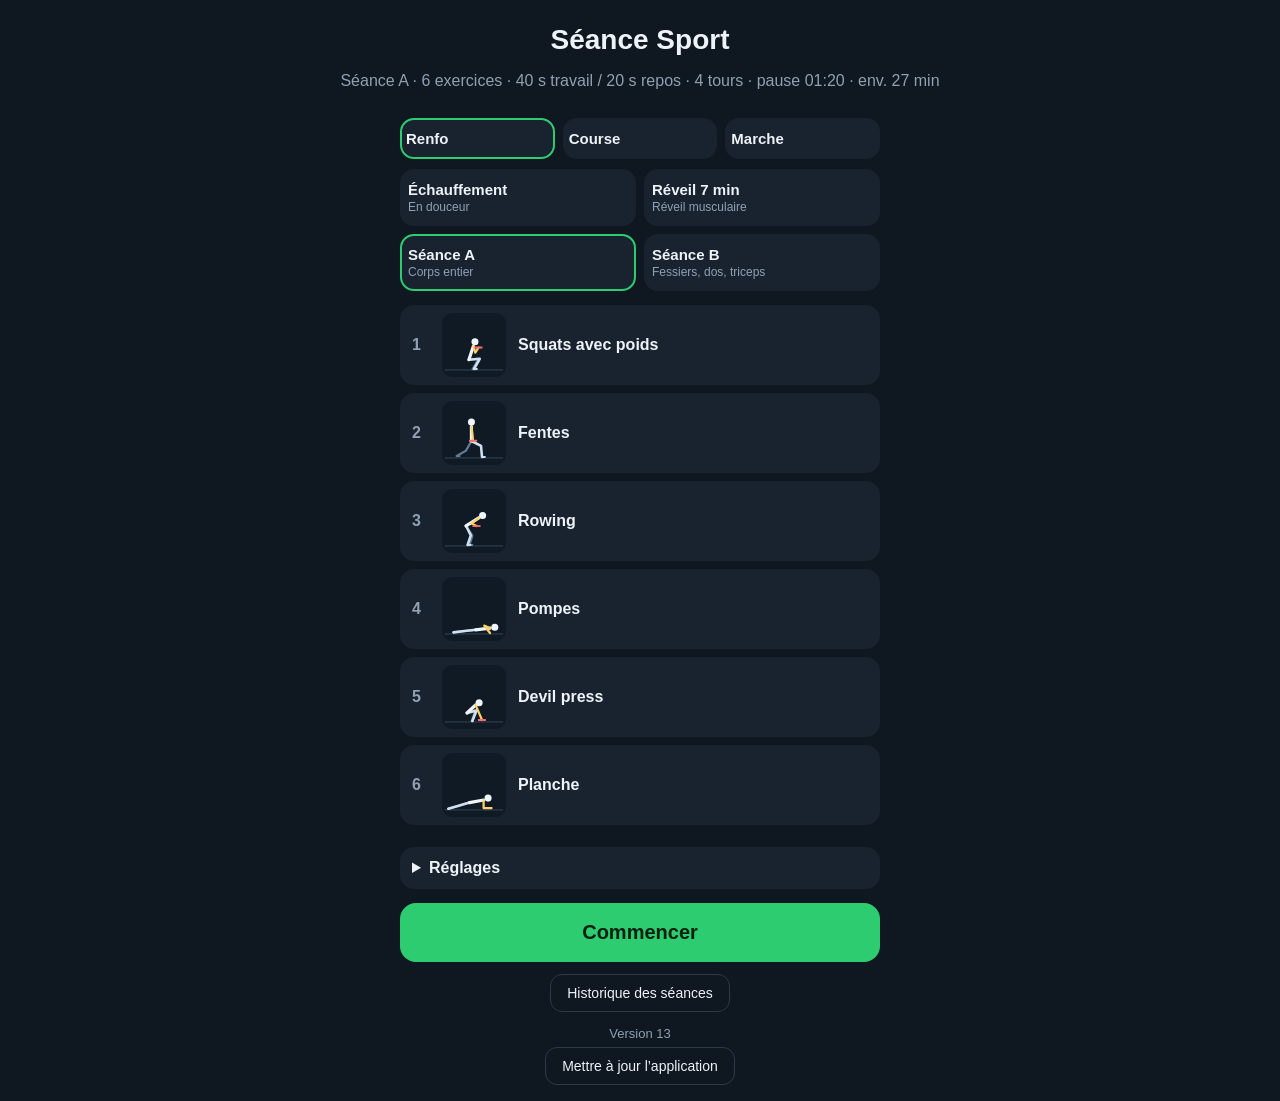
<file: index.html>
<!DOCTYPE html>
<html lang="fr">
<head>
<meta charset="utf-8">
<meta name="viewport" content="width=device-width, initial-scale=1, viewport-fit=cover, user-scalable=no">
<meta name="theme-color" content="#0f1720">
<meta name="apple-mobile-web-app-capable" content="yes">
<meta name="mobile-web-app-capable" content="yes">
<meta name="apple-mobile-web-app-status-bar-style" content="black-translucent">
<meta name="apple-mobile-web-app-title" content="Séance">
<link rel="manifest" href="manifest.webmanifest">
<link rel="apple-touch-icon" href="apple-touch-icon.png">
<link rel="icon" href="icon-192.png">
<link rel="stylesheet" href="style.css">
<title>Séance Sport</title>
</head>
<body data-phase="idle">

<section id="home" class="screen active">
  <header class="home-head">
    <h1>Séance Sport</h1>
    <p id="summary" class="muted"></p>
  </header>

  <div id="modeSeg" class="seg"></div>
  <div id="sessionSeg" class="seg"></div>

  <ul id="exList" class="ex-list"></ul>
  <div id="why" class="why" hidden></div>

  <details class="settings">
    <summary>Réglages</summary>
    <div class="grid">
      <label>Travail (s)<input type="number" id="cfgWork" min="5" max="300" step="5"></label>
      <label>Repos (s)<input type="number" id="cfgRest" min="0" max="120" step="5"></label>
      <label>Pause de fin de tour (s)<input type="number" id="cfgRoundRest" min="0" max="600" step="5"></label>
      <label>Nombre de tours<input type="number" id="cfgRounds" min="1" max="12" step="1"></label>
      <label>Préparation (s)<input type="number" id="cfgPrep" min="0" max="60" step="5"></label>
    </div>
    <div class="grid">
      <label>Musique<select id="cfgMusic"><option value="off">Aucune</option><option value="electro">Électro (128)</option><option value="hiphop">Hip-hop (92)</option><option value="power">Power (140)</option><option value="ext">Deezer / ma musique</option></select></label>
      <label>Volume musique<input type="range" id="cfgMusicVol" min="0" max="100" step="5"></label>
    </div>
    <button id="deezerBtn" class="link-btn" type="button">Ouvrir Deezer</button>
    <p class="muted small">Avec « Deezer / ma musique » : lancez votre playlist dans Deezer, revenez ici et appuyez sur Commencer. La musique continue, la voix et les bips se superposent. Interrupteur de sonnerie sur « son ».</p>
    <label class="check"><input type="checkbox" id="cfgVoice"> Voix</label>
    <label class="check"><input type="checkbox" id="cfgSound"> Bips</label>
    <label class="check"><input type="checkbox" id="cfgVibe"> Vibrations</label>
    <div class="grid" style="grid-template-columns:1fr"><label>Santé (iPhone) · nom du raccourci<input type="text" id="cfgShortcut" autocomplete="off"></label></div>
    <details class="help"><summary>Comment relier l’app Santé ?</summary>
      <ol>
        <li>Ouvrez l’app <b>Raccourcis</b> → « + » → nommez le raccourci comme ci-dessus.</li>
        <li>Ajoutez « Obtenir un dictionnaire depuis » <i>Entrée du raccourci</i>.</li>
        <li>Pour chaque activité (<code>course</code>, <code>fractionne</code>, <code>marche</code>, <code>renfo</code>), ajoutez « Si » + « Enregistrer l’entraînement » (type Course à pied, HIIT, Marche, Renforcement) avec la durée <code>minutes</code>, la distance <code>km</code> et la date <code>debut</code>.</li>
        <li>À la fin d’une séance, touchez « Enregistrer dans Santé » (ou ♥ dans l’historique).</li>
      </ol>
    </details>
  </details>

  <button id="startBtn" class="big-btn">Commencer</button>
  <button id="histBtn" class="link-btn" style="margin-top:12px">Historique des séances</button>
  <div class="foot"><span id="verInfo" class="muted"></span><button id="updateBtn" class="link-btn">Mettre à jour l’application</button></div>
</section>

<section id="workout" class="screen">
  <div class="topbar">
    <button id="quitBtn" class="icon-btn" aria-label="Quitter">✕</button>
    <div class="top-info">
      <div id="roundInfo">Tour 1 / 4</div>
      <div id="exInfo" class="muted">Exercice 1 / 7</div>
    </div>
    <div class="top-total"><span class="muted">Reste</span><b id="totalLeft">--:--</b></div>
  </div>

  <div class="phase" id="phaseLabel">PRÉPARATION</div>

  <div class="ring-wrap">
    <svg viewBox="0 0 120 120" class="ring">
      <circle class="ring-bg" cx="60" cy="60" r="54"/>
      <circle class="ring-fg" id="ringFg" cx="60" cy="60" r="54"/>
    </svg>
    <div class="count" id="count">10</div>
  </div>

  <h2 id="exName">Squats avec poids</h2>
  <p id="exSub" class="muted"></p>

  <div class="fig-wrap"><svg id="fig" viewBox="0 0 200 200"></svg></div>
  <p id="exTip" class="tip"></p>

  <div class="controls">
    <button id="prevBtn" class="ctl" aria-label="Précédent">⏮</button>
    <button id="pauseBtn" class="ctl main" aria-label="Pause">⏸</button>
    <button id="nextBtn" class="ctl" aria-label="Suivant">⏭</button>
  </div>
  <button id="musicBtn" class="chip">♪ Électro</button>
</section>

<section id="done" class="screen">
  <h1>Séance terminée</h1>
  <p id="doneText" class="muted"></p>
  <div id="distBox" class="distbox" hidden>
    <label for="distInput" class="muted">Distance parcourue (km)</label>
    <div class="distrow"><input id="distInput" type="text" inputmode="decimal" placeholder="ex. 4,5" autocomplete="off"><button id="distSave" class="link-btn">Enregistrer</button></div>
    <p id="distMsg" class="muted small"></p>
  </div>
  <button id="healthBtn" class="link-btn" style="margin-top:14px" hidden>♥ Enregistrer dans Santé</button>
  <button id="doneHist" class="link-btn" style="margin-top:18px">Voir l’historique</button>
  <button id="againBtn" class="big-btn">Accueil</button>
</section>

<section id="history" class="screen">
  <div class="topbar">
    <button id="histBack" class="icon-btn" aria-label="Retour">←</button>
    <div class="top-info">Historique</div>
    <div style="width:40px"></div>
  </div>
  <div id="histStats" class="stats"></div>
  <p class="muted small">Séances par semaine (8 dernières semaines)</p>
  <div id="histBars" class="bars"></div>
  <ul id="histList" class="hist-list"></ul>
  <div class="foot">
    <button id="histExport" class="link-btn">Exporter (CSV)</button>
    <button id="histClear" class="link-btn">Effacer l’historique</button>
    <p class="muted small">L’historique est conservé sur cet appareil (dans l’appli ou le navigateur utilisé).</p>
  </div>
</section>

<script src="app.js"></script>
</body>
</html>
</file>
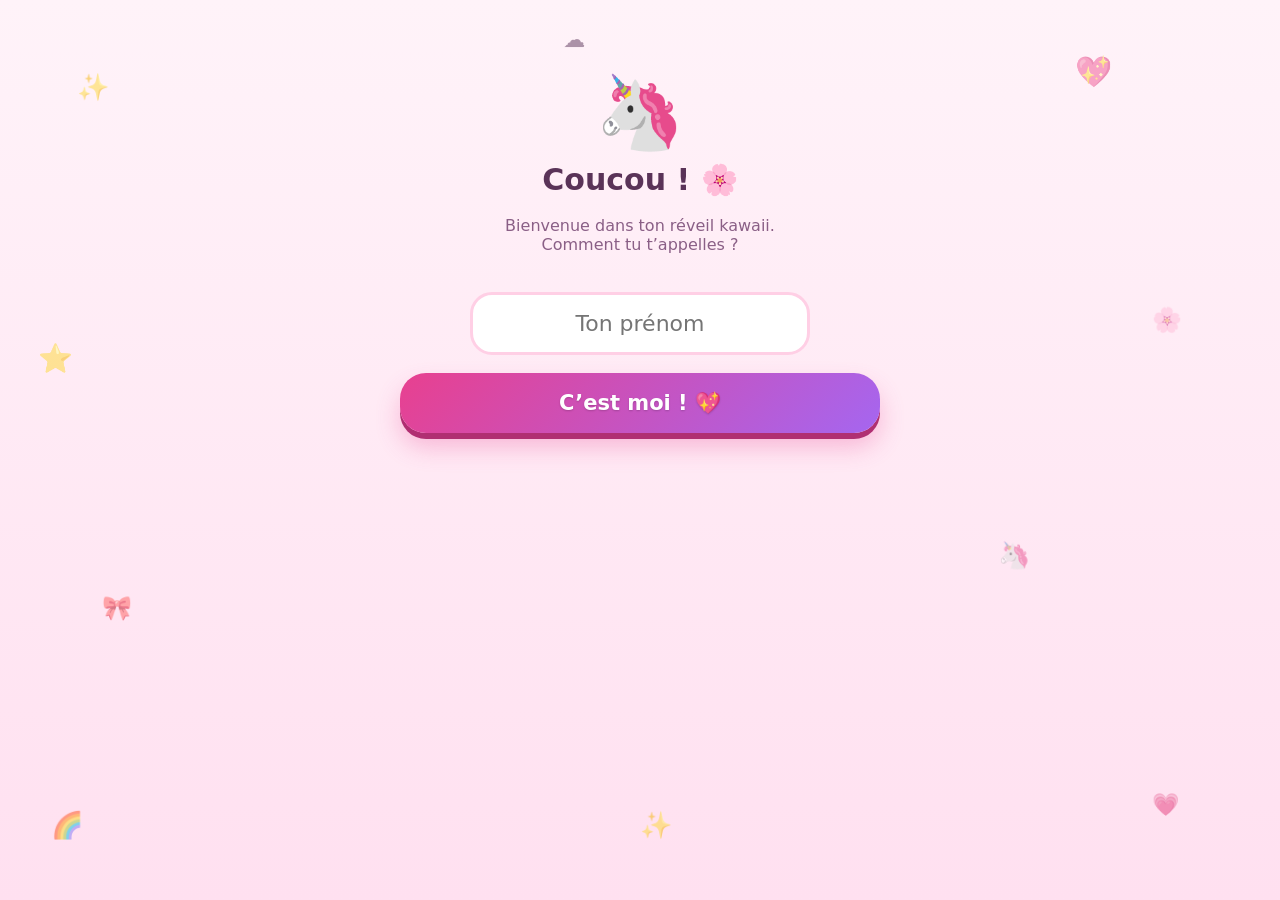
<file: reveil-kawaii/index.html>
<!DOCTYPE html>
<html lang="fr">
<head>
<meta charset="utf-8">
<meta name="robots" content="noindex, nofollow, noarchive">
<meta name="viewport" content="width=device-width, initial-scale=1, viewport-fit=cover, user-scalable=no">
<meta name="theme-color" content="#ffb3d9">
<meta name="apple-mobile-web-app-capable" content="yes">
<meta name="mobile-web-app-capable" content="yes">
<meta name="apple-mobile-web-app-status-bar-style" content="default">
<meta name="apple-mobile-web-app-title" content="Réveil">
<link rel="manifest" href="manifest.webmanifest">
<link rel="apple-touch-icon" href="apple-touch-icon.png">
<link rel="icon" href="icon-192.png">
<link rel="stylesheet" href="style.css">
<title>Réveil kawaii</title>
</head>
<body data-phase="idle">

<div class="sky" aria-hidden="true">
  <span style="left:6%;top:8%;font-size:26px;animation-delay:0s">✨</span>
  <span style="left:84%;top:6%;font-size:30px;animation-delay:-2s">💖</span>
  <span style="left:44%;top:3%;font-size:22px;animation-delay:-4s">☁️</span>
  <span style="left:90%;top:34%;font-size:24px;animation-delay:-1s">🌸</span>
  <span style="left:3%;top:38%;font-size:28px;animation-delay:-5s">⭐</span>
  <span style="left:78%;top:60%;font-size:26px;animation-delay:-3s">🦄</span>
  <span style="left:8%;top:66%;font-size:24px;animation-delay:-6s">🎀</span>
  <span style="left:50%;top:90%;font-size:26px;animation-delay:-2.5s">✨</span>
  <span style="left:90%;top:88%;font-size:22px;animation-delay:-4.5s">💗</span>
  <span style="left:4%;top:90%;font-size:26px;animation-delay:-1.5s">🌈</span>
</div>

<section id="welcome" class="screen">
  <div class="big-emoji">🦄</div>
  <h1>Coucou ! 🌸</h1>
  <p class="muted">Bienvenue dans ton réveil kawaii.<br>Comment tu t’appelles ?</p>
  <input id="nameInput" class="name-input" type="text" maxlength="20" autocomplete="given-name" placeholder="Ton prénom">
  <button id="nameBtn" class="big-btn">C’est moi ! 💖</button>
</section>

<section id="home" class="screen">
  <header class="home-head">
    <h1 id="greet">Coucou ! 🌸</h1>
    <p id="summary" class="muted"></p>
    <div class="photo-row"><button id="photoBtn" class="link-btn" type="button">📸 Ma photo sur le personnage</button><button id="photoDel" class="link-btn" type="button" hidden>Retirer</button><input id="photoFile" type="file" accept="image/*" hidden></div>
  </header>

  <div class="card-title">Ton carnet d’étoiles ⭐</div>
  <div id="week" class="week"></div>
  <p id="total" class="muted small total"></p>

  <ul id="exList" class="ex-list"></ul>

  <details class="settings">
    <summary>Réglages ⚙️</summary>
    <div class="grid">
      <label>Musique<select id="cfgMusic"><option value="off">Aucune</option><option value="electro">Pop</option><option value="hiphop">Douceur</option><option value="ext">Ma musique</option></select></label>
      <label>Volume musique<input type="range" id="cfgMusicVol" min="0" max="100" step="5"></label>
    </div>
    <p class="muted small">Avec « Ma musique » : lance ta playlist, reviens ici et appuie sur C’est parti. La musique continue, la voix se superpose. Interrupteur de sonnerie sur « son ».</p>
    <label class="check"><input type="checkbox" id="cfgVoice"> Voix</label>
    <label class="check"><input type="checkbox" id="cfgSound"> Bips</label>
    <label class="check"><input type="checkbox" id="cfgVibe"> Vibrations</label>
    <div class="grid" style="grid-template-columns:1fr"><label>Ton prénom<input type="text" id="cfgName" maxlength="20" autocomplete="off"></label></div>
  </details>

  <button id="startBtn" class="big-btn">C’est parti ! 💖</button>
  <div class="foot"><span id="verInfo" class="muted"></span><button id="updateBtn" class="link-btn">Mettre à jour l’application</button></div>
</section>

<section id="workout" class="screen">
  <div class="topbar">
    <button id="quitBtn" class="icon-btn" aria-label="Quitter">✕</button>
    <div class="top-info">
      <div id="roundInfo">Réveil kawaii</div>
      <div id="exInfo" class="muted">Défi 1 / 9</div>
    </div>
    <div class="top-total"><span class="muted">Reste</span><b id="totalLeft">--:--</b></div>
  </div>

  <div class="phase" id="phaseLabel">PRÉPARE-TOI</div>

  <div class="ring-wrap">
    <svg viewBox="0 0 120 120" class="ring">
      <circle class="ring-bg" cx="60" cy="60" r="54"/>
      <circle class="ring-fg" id="ringFg" cx="60" cy="60" r="54"/>
    </svg>
    <div class="count" id="count">10</div>
  </div>

  <h2 id="exName">Grandis-toi comme une fleur</h2>
  <p id="exSub" class="muted"></p>

  <div class="fig-wrap"><svg id="fig" viewBox="0 0 200 200"></svg></div>
  <p id="exTip" class="tip"></p>

  <div class="controls">
    <button id="prevBtn" class="ctl" aria-label="Précédent">⏮</button>
    <button id="pauseBtn" class="ctl main" aria-label="Pause">⏸</button>
    <button id="nextBtn" class="ctl" aria-label="Suivant">⏭</button>
  </div>
  <button id="musicBtn" class="chip">♪ Pop</button>
</section>

<section id="done" class="screen">
  <div class="big-emoji">🎉</div>
  <h1 id="doneTitle">Bravo !</h1>
  <p id="doneText" class="muted"></p>
  <div id="doneStars" class="done-stars"></div>
  <button id="againBtn" class="big-btn">Accueil 🌸</button>
</section>

<script src="app.js"></script>
</body>
</html>
</file>
<file: style.css>
:root{--bg:#0f1720;--card:#18232f;--text:#eef3f8;--muted:#8fa1b3;--work:#2ecc71;--rest:#3b9cff;--pause:#a78bfa;--prep:#f5b335;--ph:var(--prep)}
body[data-phase=work]{--ph:var(--work)}
body[data-phase=rest]{--ph:var(--rest)}
body[data-phase=roundrest]{--ph:var(--pause)}
body[data-phase=prep]{--ph:var(--prep)}
*{box-sizing:border-box;-webkit-tap-highlight-color:transparent}
html,body{margin:0;height:100%;background:var(--bg);color:var(--text);font-family:-apple-system,BlinkMacSystemFont,"Segoe UI",Roboto,sans-serif;overscroll-behavior:none}
.screen{display:none;min-height:100%;padding:max(16px,env(safe-area-inset-top)) 16px max(16px,env(safe-area-inset-bottom));flex-direction:column;align-items:center;text-align:center}
.screen.active{display:flex}
.muted{color:var(--muted)}
h1{margin:8px 0 4px;font-size:28px}
h2{margin:6px 0 0;font-size:26px;line-height:1.15}
.home-head{width:100%}
.ex-list{list-style:none;margin:14px 0;padding:0;width:100%;max-width:480px}
.ex-list li{display:flex;align-items:center;gap:12px;background:var(--card);border-radius:14px;padding:8px 12px;margin-bottom:8px;text-align:left}
.ex-list svg{width:64px;height:64px;flex:none;background:#101a24;border-radius:10px}
.ex-list .n{color:var(--muted);font-weight:700;width:18px}
.ex-list .t{font-weight:600}
.settings{width:100%;max-width:480px;background:var(--card);border-radius:14px;padding:12px;margin-bottom:14px;text-align:left}
.settings summary{cursor:pointer;font-weight:600}
.settings .grid{display:grid;grid-template-columns:1fr 1fr;gap:10px;margin:12px 0}
.settings label{display:flex;flex-direction:column;font-size:13px;color:var(--muted);gap:4px}
.settings input[type=number]{background:#101a24;border:1px solid #2a3a4a;color:var(--text);border-radius:8px;padding:8px;font-size:16px}
.settings .check{flex-direction:row;align-items:center;gap:8px;font-size:15px;color:var(--text);margin-top:6px}
.big-btn{width:100%;max-width:480px;padding:18px;font-size:20px;font-weight:700;border:0;border-radius:16px;background:var(--work);color:#04210f;margin-top:auto}
.topbar{width:100%;display:flex;align-items:center;justify-content:space-between;gap:8px}
.top-info{text-align:center;font-weight:700}
.top-info .muted{font-weight:400;font-size:13px}
.top-total{text-align:right;min-width:64px;font-size:13px;display:flex;flex-direction:column}
.top-total b{font-size:16px}
.icon-btn{background:var(--card);border:0;color:var(--text);width:40px;height:40px;border-radius:50%;font-size:18px}
.phase{margin-top:10px;font-weight:800;letter-spacing:.14em;color:var(--ph);font-size:20px}
.ring-wrap{position:relative;width:min(50vw,24vh,220px);aspect-ratio:1;margin:8px 0}
.ring{width:100%;height:100%;transform:rotate(-90deg)}
.ring circle{fill:none;stroke-width:9}
.ring-bg{stroke:#223142}
.ring-fg{stroke:var(--ph);stroke-linecap:round;stroke-dasharray:339.3;stroke-dashoffset:0;transition:stroke .3s}
.count{position:absolute;inset:0;display:flex;align-items:center;justify-content:center;font-size:min(20vw,10vh,88px);font-weight:800;font-variant-numeric:tabular-nums}
.fig-wrap{width:min(62vw,30vh,260px);aspect-ratio:1;background:#101a24;border-radius:20px;margin:10px 0 4px;border:2px solid color-mix(in srgb,var(--ph) 45%,transparent)}
.fig-wrap svg{width:100%;height:100%}
.tip{margin:4px 12px;color:var(--muted);font-size:15px;min-height:2.6em}
.controls{display:flex;gap:18px;margin-top:auto;padding-top:8px}
.ctl{width:64px;height:64px;border-radius:50%;border:0;background:var(--card);color:var(--text);font-size:24px}
.ctl.main{width:84px;height:84px;background:var(--ph);color:#04120a;font-size:32px}
@media (max-height:700px){.tip{display:none}}

.chip{margin:10px 0 4px;background:var(--card);color:var(--text);border:1px solid #2a3a4a;border-radius:20px;padding:8px 18px;font-size:15px;font-weight:600}
.settings select{background:#101a24;border:1px solid #2a3a4a;color:var(--text);border-radius:8px;padding:8px;font-size:16px}
.settings input[type=range]{width:100%;accent-color:var(--work)}

.seg{display:flex;gap:8px;width:100%;max-width:480px;margin-top:10px}
.seg-btn{flex:1;background:var(--card);color:var(--text);border:2px solid transparent;border-radius:14px;padding:10px 6px;display:flex;flex-direction:column;gap:2px;font-size:15px}
.seg-btn span{font-size:12px;color:var(--muted)}
.seg-btn.on{border-color:var(--work)}
.foot{margin-top:14px;display:flex;flex-direction:column;align-items:center;gap:6px;font-size:13px}
.link-btn{background:transparent;border:1px solid #2a3a4a;color:var(--text);border-radius:12px;padding:10px 16px;font-size:14px}
.link-btn:disabled{opacity:.6}

.stats{display:flex;gap:8px;width:100%;max-width:480px;margin-top:14px}
.stats div{flex:1;background:var(--card);border-radius:14px;padding:12px 4px;display:flex;flex-direction:column}
.stats b{font-size:26px}.stats span{font-size:12px;color:var(--muted)}
.small{font-size:12px;margin:14px 0 4px}
.bars{display:flex;align-items:flex-end;gap:6px;height:70px;width:100%;max-width:480px;background:var(--card);border-radius:14px;padding:8px}
.bar{flex:1;height:100%;display:flex;flex-direction:column;justify-content:flex-end;align-items:center;font-size:11px;color:var(--muted)}
.bar i{display:block;width:100%;background:var(--work);border-radius:4px 4px 0 0;min-height:2px}
.hist-list{list-style:none;margin:14px 0 0;padding:0;width:100%;max-width:480px}
.hist-list li{display:flex;justify-content:space-between;align-items:center;text-align:left;background:var(--card);border-radius:12px;padding:10px 12px;margin-bottom:8px}
.hist-list li.empty{display:block;color:var(--muted);text-align:center}
.del{background:transparent;border:0;color:var(--muted);font-size:18px;padding:6px 10px}

[hidden]{display:none!important}
.seg.col{flex-direction:column}
.seg.col .seg-btn{flex-direction:row;justify-content:space-between;align-items:center;text-align:left;padding:12px 14px;gap:10px}
.seg.col .seg-btn span{text-align:right}
#modeSeg{margin-top:12px}
.distbox{width:100%;max-width:480px;margin-top:18px;text-align:left}
.distrow{display:flex;gap:8px;margin-top:6px}
.distrow input{flex:1;background:var(--card);color:var(--text);border:2px solid #2a3a4a;border-radius:12px;padding:12px;font-size:18px}

#modeSeg .seg-btn{padding:10px 4px}

.settings input[type=text]{background:#101a24;border:1px solid #2a3a4a;color:var(--text);border-radius:8px;padding:8px;font-size:16px}
.settings .help{margin-top:10px;font-size:13px;color:var(--muted)}
.settings .help ol{padding-left:18px;line-height:1.5}
.settings .help code{background:#101a24;padding:1px 4px;border-radius:4px}
.settings .small{margin:8px 0}

.seg.wrap{flex-wrap:wrap}
.seg.wrap .seg-btn{flex:1 1 44%}

.why{margin:14px 0;padding:14px 16px;border-radius:14px;background:#16222e;font-size:14px;line-height:1.5;color:#c9d4df}
.why[hidden]{display:none}
.why b{display:block;margin-bottom:6px;color:#fff;font-size:15px}
.why p{margin:0}
</file>
<file: reveil-kawaii/style.css>
:root{--bg:#fff3f9;--bg2:#ffe0f0;--card:#ffffff;--line:#ffcfe5;--text:#5a3358;--muted:#8a5f86;
  --work:#ff6fb1;--workd:#e0408a;--rest:#7cc8ff;--restd:#2b8fd6;--prep:#ffc34d;--prepd:#b86e00;
  --ph:var(--prep);--pht:var(--prepd)}
body[data-phase=work]{--ph:var(--work);--pht:var(--workd)}
body[data-phase=rest]{--ph:var(--rest);--pht:var(--restd)}
body[data-phase=prep]{--ph:var(--prep);--pht:var(--prepd)}
*{box-sizing:border-box;-webkit-tap-highlight-color:transparent}
html,body{margin:0;min-height:100%;height:100%;color:var(--text);overscroll-behavior:none;
  font-family:ui-rounded,"SF Pro Rounded","Nunito","Quicksand","Varela Round",system-ui,-apple-system,"Segoe UI",Roboto,sans-serif}
body{background:linear-gradient(180deg,var(--bg) 0%,var(--bg2) 100%) fixed}

.sky{position:fixed;inset:0;overflow:hidden;pointer-events:none;z-index:0}
.sky span{position:absolute;opacity:.5;animation:drift 9s ease-in-out infinite alternate}
@keyframes drift{from{transform:translateY(0) rotate(-8deg)}to{transform:translateY(-22px) rotate(8deg)}}
@media (prefers-reduced-motion:reduce){.sky span{animation:none}}

.screen{display:none;position:relative;z-index:1;min-height:100%;padding:max(16px,env(safe-area-inset-top)) 16px max(16px,env(safe-area-inset-bottom));flex-direction:column;align-items:center;text-align:center}
.screen.active{display:flex}
.muted{color:var(--muted)}
h1{margin:8px 0 4px;font-size:30px;line-height:1.1}
h2{margin:4px 12px 0;font-size:24px;line-height:1.15;color:var(--text)}
.big-emoji{font-size:72px;margin-top:6vh;animation:bounce 2.4s ease-in-out infinite}
@keyframes bounce{0%,100%{transform:translateY(0)}50%{transform:translateY(-10px)}}
@media (prefers-reduced-motion:reduce){.big-emoji{animation:none}}
.home-head{width:100%}
[hidden]{display:none!important}

.name-input{width:100%;max-width:340px;margin:22px 0 18px;padding:16px;font-size:22px;text-align:center;font-family:inherit;color:var(--text);background:#fff;border:3px solid var(--line);border-radius:22px;outline:none}
.name-input:focus{border-color:var(--workd)}

.card-title{margin-top:14px;font-weight:800;font-size:15px;color:var(--workd)}
.week{display:flex;gap:6px;width:100%;max-width:480px;margin-top:8px}
.day{flex:1;background:#fff;border:2px solid var(--line);border-radius:16px;padding:6px 0;display:flex;flex-direction:column;font-size:12px;color:var(--muted)}
.day b{font-size:22px;line-height:1.3;font-weight:400}
.day.on{background:#fff6cf;border-color:#ffd54d}
.day.today{border-color:var(--workd);color:var(--workd);font-weight:800}
.small{font-size:12px;margin:14px 0 4px}
.total{margin:8px 0 0}

.ex-list{list-style:none;margin:14px 0;padding:0;width:100%;max-width:480px}
.ex-list li{display:flex;align-items:center;gap:12px;background:var(--card);border:2px solid var(--line);border-radius:20px;padding:8px 12px;margin-bottom:8px;text-align:left;box-shadow:0 3px 0 #ffd9ec}
.ex-list svg{width:64px;height:64px;flex:none;background:#fff7fb;border-radius:14px}
.ex-list .n{color:var(--workd);font-weight:800;width:18px}
.ex-list .t{font-weight:700}

.settings{width:100%;max-width:480px;background:var(--card);border:2px solid var(--line);border-radius:20px;padding:12px;margin-bottom:14px;text-align:left}
.settings summary{cursor:pointer;font-weight:700}
.settings .grid{display:grid;grid-template-columns:1fr 1fr;gap:10px;margin:12px 0}
.settings label{display:flex;flex-direction:column;font-size:13px;color:var(--muted);gap:4px}
.settings input[type=text],.settings select{background:#fff7fb;border:2px solid var(--line);color:var(--text);border-radius:12px;padding:8px;font-size:16px;font-family:inherit}
.settings .check{flex-direction:row;align-items:center;gap:8px;font-size:15px;color:var(--text);margin-top:6px}
.settings input[type=range]{width:100%;accent-color:var(--workd)}
.settings input[type=checkbox]{accent-color:var(--workd);width:18px;height:18px}
.settings .small{margin:8px 0}

.big-btn{width:100%;max-width:480px;padding:18px;font-size:21px;font-weight:800;font-family:inherit;border:0;border-radius:26px;background:linear-gradient(135deg,#e8408f,#a566f0);color:#fff;margin-top:auto;
  box-shadow:0 6px 0 #b02f72,0 14px 24px rgba(232,64,143,.3);text-shadow:0 1px 2px rgba(0,0,0,.18)}
.big-btn:active{transform:translateY(4px);box-shadow:0 2px 0 #b02f72,0 6px 12px rgba(232,64,143,.3)}
#welcome .big-btn{margin-top:0}
.link-btn{background:#fff;border:2px solid var(--line);color:var(--text);border-radius:16px;padding:10px 16px;font-size:14px;font-family:inherit}
.link-btn:disabled{opacity:.6}
.foot{margin-top:14px;display:flex;flex-direction:column;align-items:center;gap:6px;font-size:13px}

.topbar{width:100%;display:flex;align-items:center;justify-content:space-between;gap:8px}
.top-info{text-align:center;font-weight:800}
.top-info .muted{font-weight:400;font-size:13px}
.top-total{text-align:right;min-width:64px;font-size:13px;display:flex;flex-direction:column}
.top-total b{font-size:16px}
.icon-btn{background:#fff;border:2px solid var(--line);color:var(--text);width:40px;height:40px;border-radius:50%;font-size:18px}
.phase{margin-top:10px;font-weight:800;letter-spacing:.12em;color:var(--pht);font-size:20px}
.ring-wrap{position:relative;width:min(48vw,21vh,200px);aspect-ratio:1;margin:8px 0}
.ring{width:100%;height:100%;transform:rotate(-90deg)}
.ring circle{fill:none;stroke-width:9}
.ring-bg{stroke:#ffd9ec}
.ring-fg{stroke:var(--ph);stroke-linecap:round;stroke-dasharray:339.3;stroke-dashoffset:0;transition:stroke .3s}
.count{position:absolute;inset:0;display:flex;align-items:center;justify-content:center;font-size:min(20vw,10vh,88px);font-weight:800;font-variant-numeric:tabular-nums;color:var(--text)}
.fig-wrap{position:relative;width:min(60vw,27vh,240px);aspect-ratio:1;background:#fff;border-radius:28px;margin:10px 0 4px;border:3px solid color-mix(in srgb,var(--ph) 70%,white);box-shadow:0 6px 0 color-mix(in srgb,var(--ph) 35%,white)}
.fig-wrap::before{content:"✨";position:absolute;left:8px;top:4px;font-size:18px}
.fig-wrap::after{content:"🌸";position:absolute;right:8px;top:4px;font-size:18px}
.fig-wrap svg{width:100%;height:100%}
.tip{margin:4px 12px;color:var(--muted);font-size:15px;min-height:2.6em}
.controls{display:flex;gap:18px;margin-top:auto;padding-top:8px}
.ctl{width:64px;height:64px;border-radius:50%;border:2px solid var(--line);background:#fff;color:var(--text);font-size:24px;box-shadow:0 4px 0 #ffd9ec}
.ctl.main{width:84px;height:84px;background:var(--ph);border-color:transparent;color:var(--text);font-size:32px;box-shadow:0 5px 0 color-mix(in srgb,var(--ph) 60%,#7a3a70)}
@media (max-height:700px){.tip{display:none}}
.chip{margin:10px 0 4px;background:#fff;color:var(--text);border:2px solid var(--line);border-radius:22px;padding:8px 18px;font-size:15px;font-weight:700;font-family:inherit}

.done-stars{font-size:42px;margin:14px 0 24px;letter-spacing:4px}
#done h1{font-size:34px}
#done .muted{font-size:18px;max-width:340px}

.photo-row{display:flex;gap:8px;justify-content:center;margin-top:8px}
</file>
